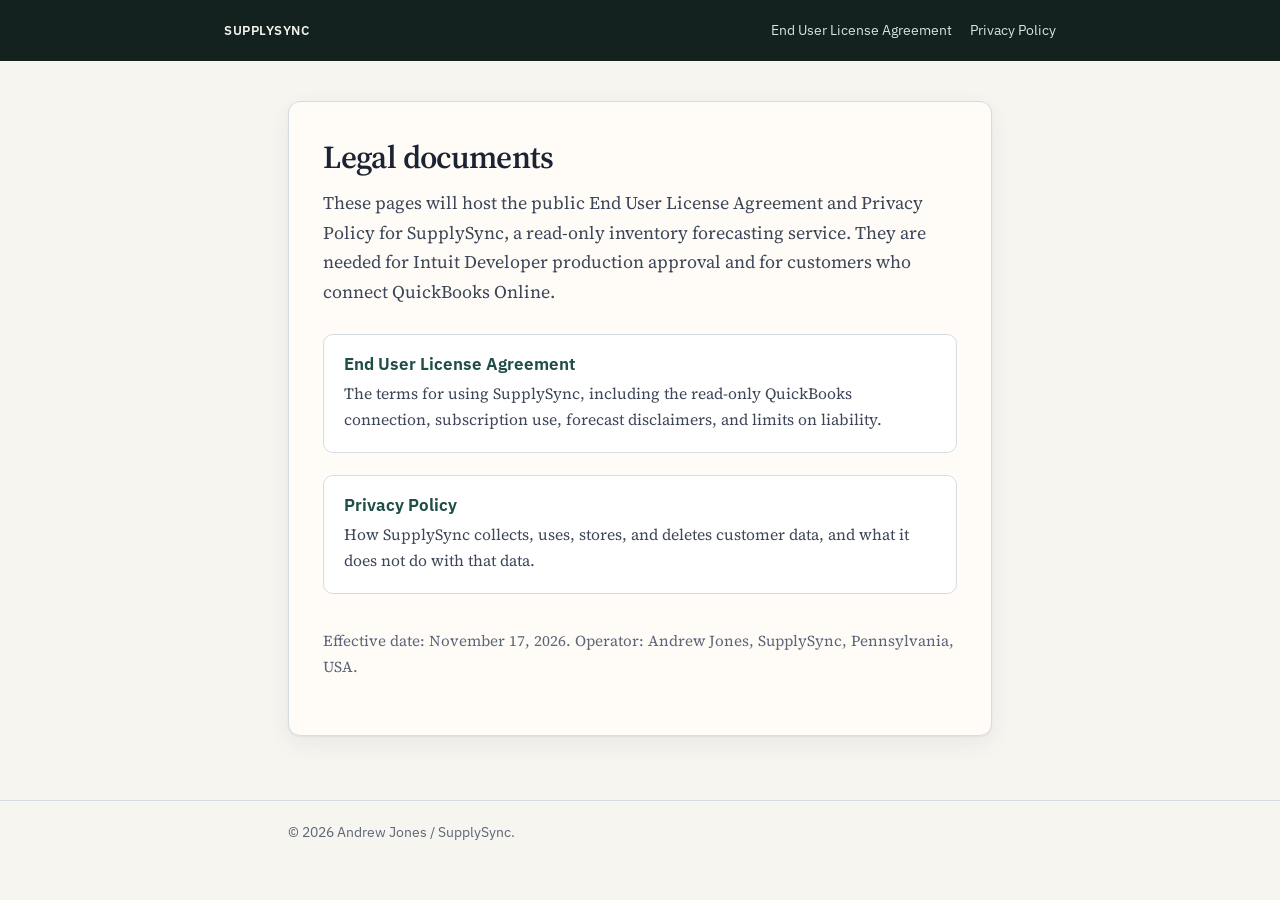
<file: index.html>
<!DOCTYPE html>
<html lang="en">
<head>
  <meta charset="utf-8">
  <meta name="viewport" content="width=device-width, initial-scale=1">
  <title>SupplySync Legal Documents</title>
  <link rel="preconnect" href="https://fonts.googleapis.com">
  <link rel="preconnect" href="https://fonts.gstatic.com" crossorigin>
  <link href="https://fonts.googleapis.com/css2?family=IBM+Plex+Sans:wght@400;600&family=Source+Serif+4:opsz,wght@8..60,400;8..60,600;8..60,650&display=swap" rel="stylesheet">
  <link rel="stylesheet" href="styles.css">
</head>
<body>
  <header class="site-header">
    <div class="site-header-inner">
      <a class="brand" href="index.html">SupplySync</a>
      <nav aria-label="Legal documents">
        <a href="eula.html">End User License Agreement</a>
        <a href="privacy.html">Privacy Policy</a>
      </nav>
    </div>
  </header>

  <main>
    <div class="wrap">
      <section class="home">
        <h1>Legal documents</h1>
        <p class="lede">These pages will host the public End User License Agreement and Privacy Policy for SupplySync, a read-only inventory forecasting service. They are needed for Intuit Developer production approval and for customers who connect QuickBooks Online.</p>
        <ul class="card-list">
          <li>
            <a href="eula.html">
              <h2>End User License Agreement</h2>
              <p>The terms for using SupplySync, including the read-only QuickBooks connection, subscription use, forecast disclaimers, and limits on liability.</p>
            </a>
          </li>
          <li>
            <a href="privacy.html">
              <h2>Privacy Policy</h2>
              <p>How SupplySync collects, uses, stores, and deletes customer data, and what it does not do with that data.</p>
            </a>
          </li>
        </ul>
        <p class="note">Effective date: November 17, 2026. Operator: Andrew Jones, SupplySync, Pennsylvania, USA.</p>
      </section>
    </div>
  </main>

  <footer>
    <div class="footer-inner">
      &copy; 2026 Andrew Jones / SupplySync.
    </div>
  </footer>
</body>
</html>
</file>
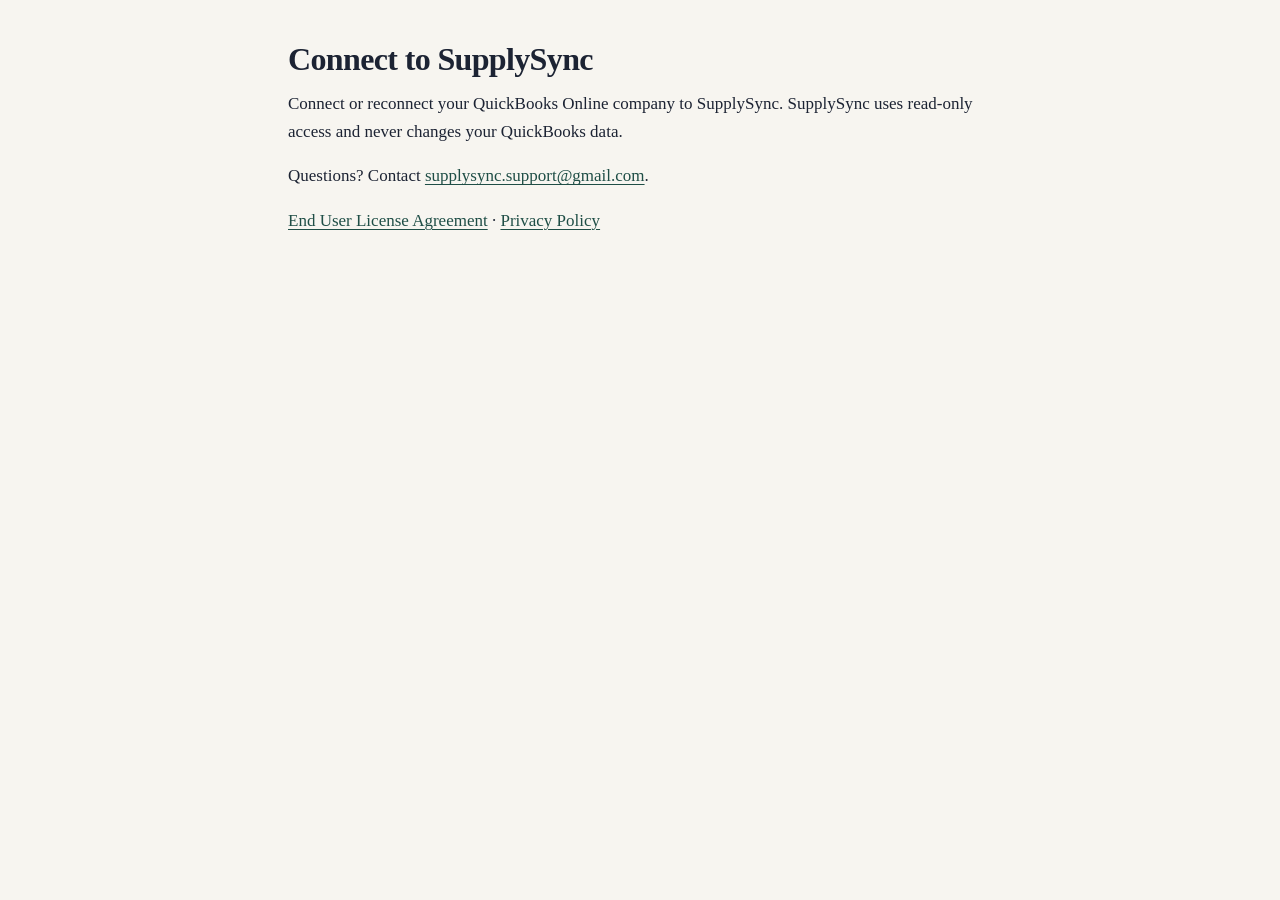
<file: connect.html>
<!doctype html><html lang="en"><head><meta charset="utf-8"><meta name="viewport" content="width=device-width, initial-scale=1"><title>Connect to SupplySync | SupplySync</title><link rel="stylesheet" href="styles.css"></head><body><main class="wrap"><h1>Connect to SupplySync</h1><p>Connect or reconnect your QuickBooks Online company to SupplySync. SupplySync uses read-only access and never changes your QuickBooks data.</p><p>Questions? Contact <a href="mailto:supplysync.support@gmail.com">supplysync.support@gmail.com</a>.</p><p><a href="eula.html">End User License Agreement</a> · <a href="privacy.html">Privacy Policy</a></p></main></body></html>
</file>
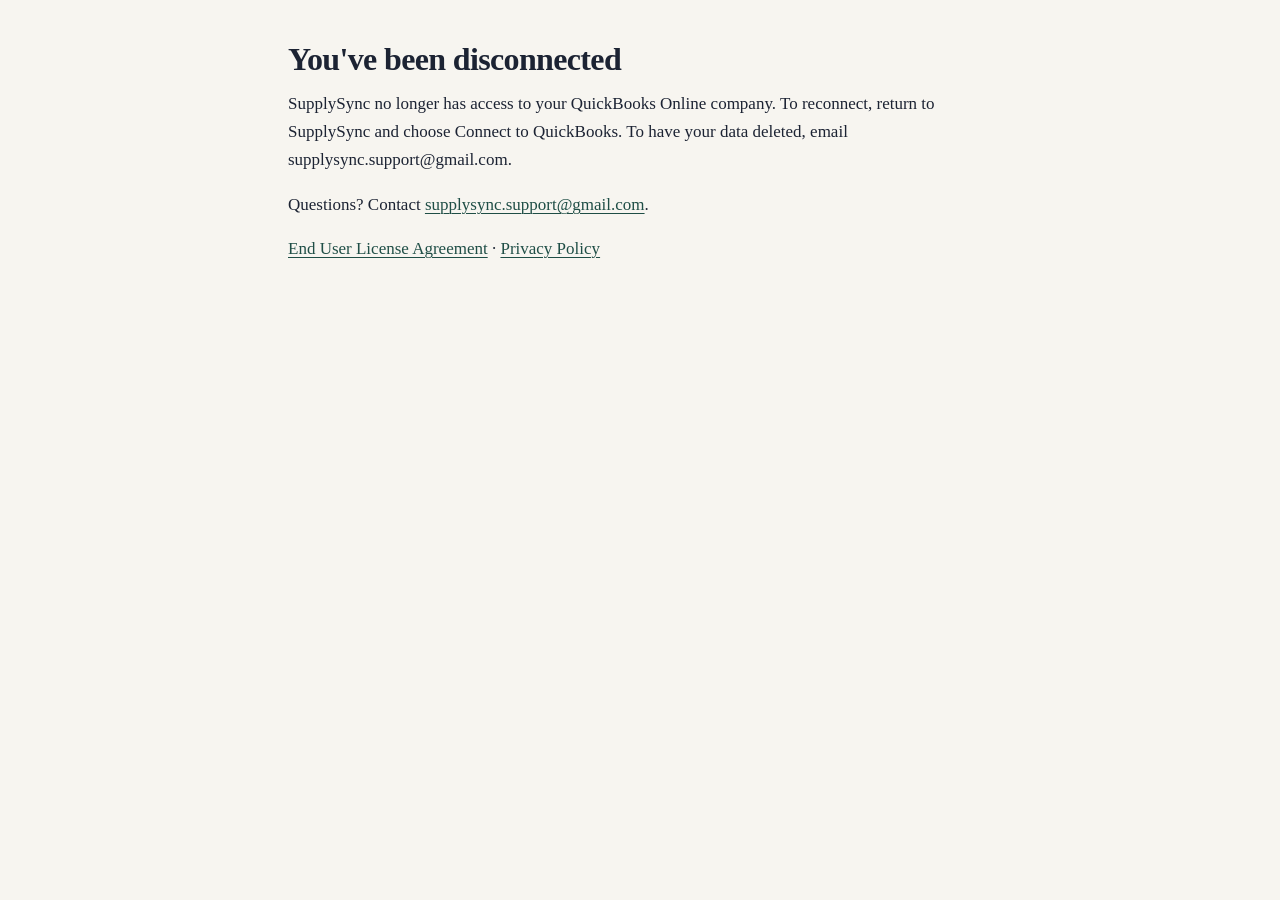
<file: disconnect.html>
<!doctype html><html lang="en"><head><meta charset="utf-8"><meta name="viewport" content="width=device-width, initial-scale=1"><title>You've been disconnected | SupplySync</title><link rel="stylesheet" href="styles.css"></head><body><main class="wrap"><h1>You've been disconnected</h1><p>SupplySync no longer has access to your QuickBooks Online company. To reconnect, return to SupplySync and choose Connect to QuickBooks. To have your data deleted, email supplysync.support@gmail.com.</p><p>Questions? Contact <a href="mailto:supplysync.support@gmail.com">supplysync.support@gmail.com</a>.</p><p><a href="eula.html">End User License Agreement</a> · <a href="privacy.html">Privacy Policy</a></p></main></body></html>
</file>
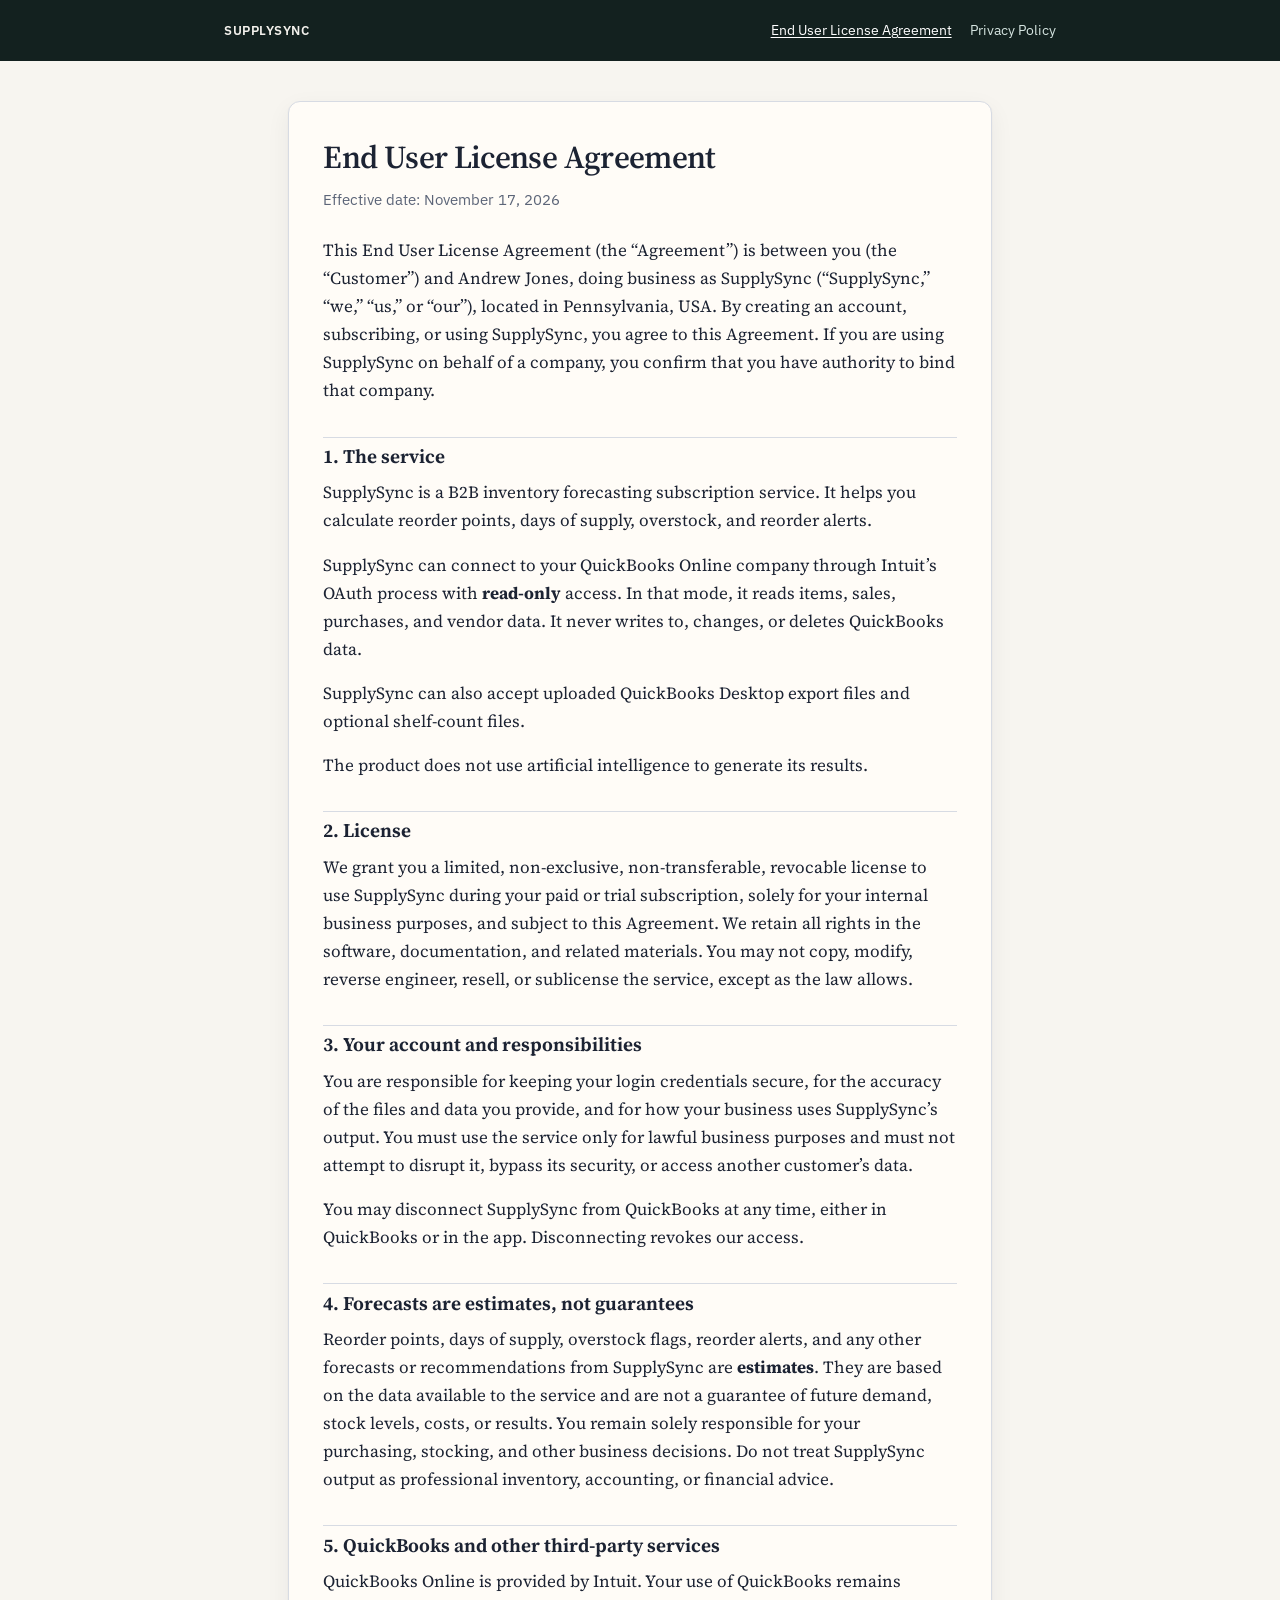
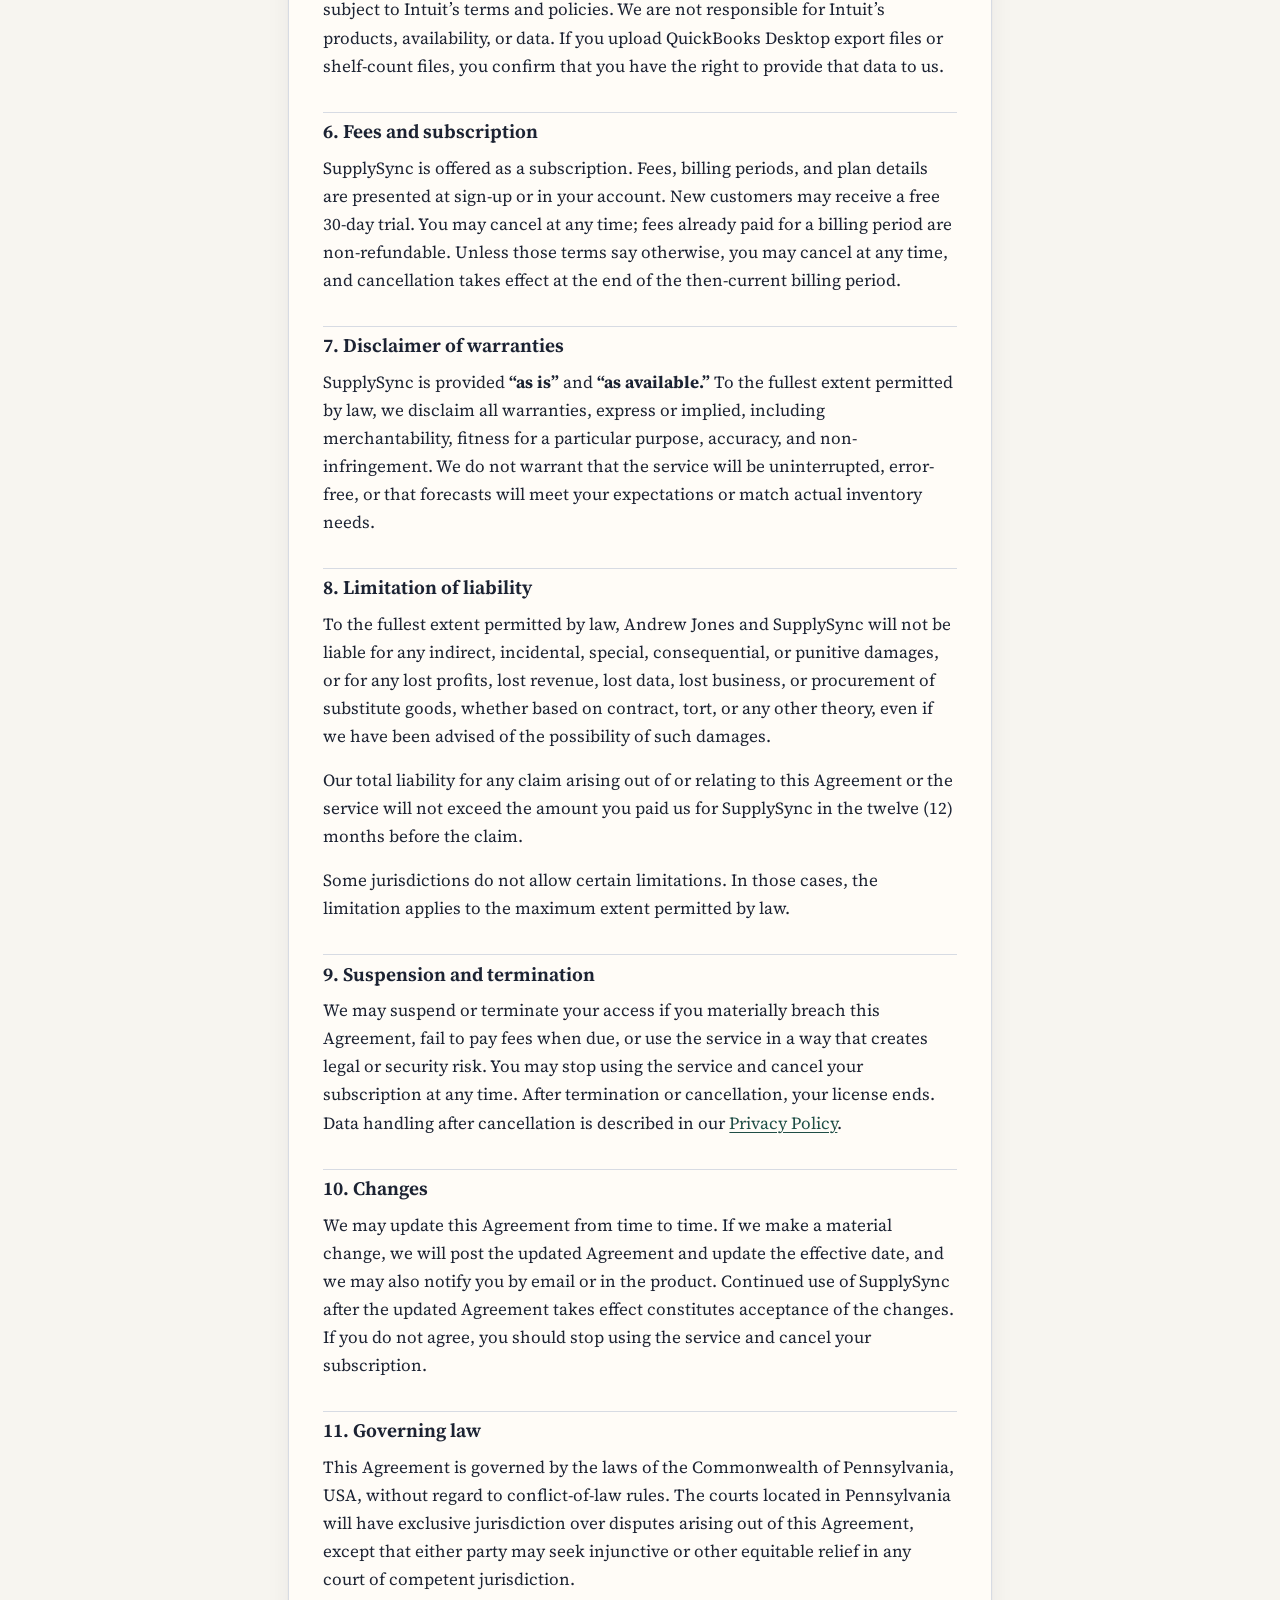
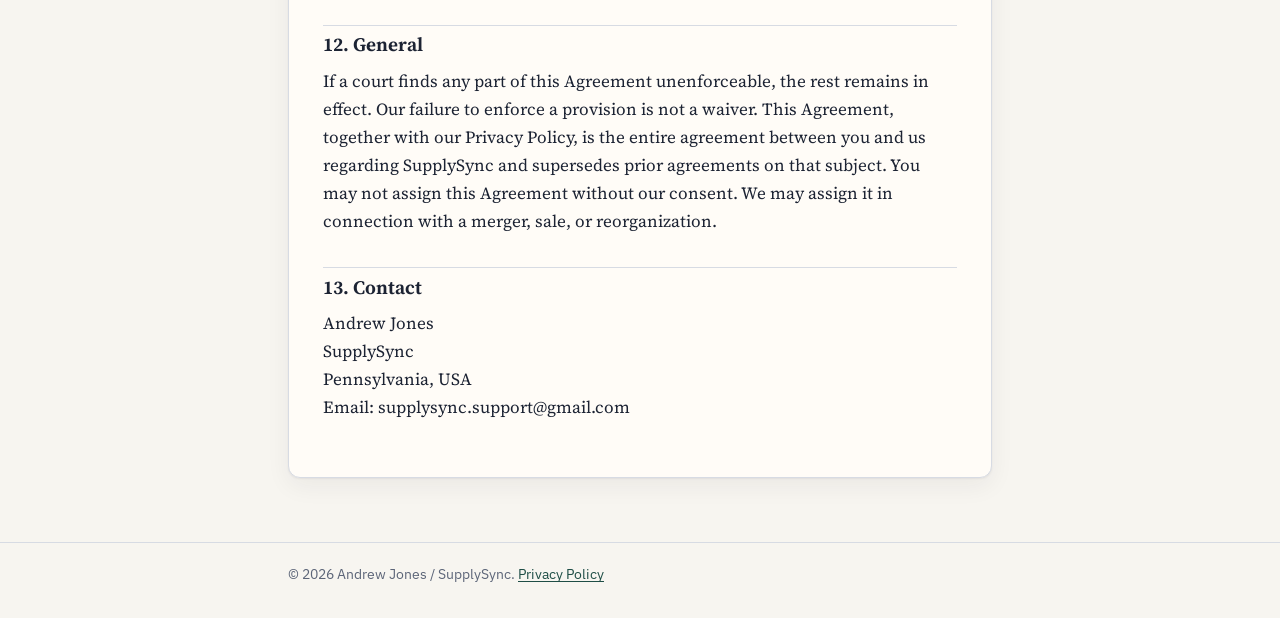
<file: eula.html>
<!DOCTYPE html>
<html lang="en">
<head>
  <meta charset="utf-8">
  <meta name="viewport" content="width=device-width, initial-scale=1">
  <title>SupplySync End User License Agreement</title>
  <link rel="preconnect" href="https://fonts.googleapis.com">
  <link rel="preconnect" href="https://fonts.gstatic.com" crossorigin>
  <link href="https://fonts.googleapis.com/css2?family=IBM+Plex+Sans:wght@400;600&family=Source+Serif+4:opsz,wght@8..60,400;8..60,600;8..60,650&display=swap" rel="stylesheet">
  <link rel="stylesheet" href="styles.css">
</head>
<body>
  <header class="site-header">
    <div class="site-header-inner">
      <a class="brand" href="index.html">SupplySync</a>
      <nav aria-label="Legal documents">
        <a href="eula.html" aria-current="page">End User License Agreement</a>
        <a href="privacy.html">Privacy Policy</a>
      </nav>
    </div>
  </header>

  <main>
    <div class="wrap">
      <article class="legal">
        <h1>End User License Agreement</h1>
        <p class="effective">Effective date: November 17, 2026</p>

        <p>This End User License Agreement (the “Agreement”) is between you (the “Customer”) and Andrew Jones, doing business as SupplySync (“SupplySync,” “we,” “us,” or “our”), located in Pennsylvania, USA. By creating an account, subscribing, or using SupplySync, you agree to this Agreement. If you are using SupplySync on behalf of a company, you confirm that you have authority to bind that company.</p>

        <h2>1. The service</h2>
        <p>SupplySync is a B2B inventory forecasting subscription service. It helps you calculate reorder points, days of supply, overstock, and reorder alerts.</p>
        <p>SupplySync can connect to your QuickBooks Online company through Intuit’s OAuth process with <strong>read-only</strong> access. In that mode, it reads items, sales, purchases, and vendor data. It never writes to, changes, or deletes QuickBooks data.</p>
        <p>SupplySync can also accept uploaded QuickBooks Desktop export files and optional shelf-count files.</p>
        <p>The product does not use artificial intelligence to generate its results.</p>

        <h2>2. License</h2>
        <p>We grant you a limited, non-exclusive, non-transferable, revocable license to use SupplySync during your paid or trial subscription, solely for your internal business purposes, and subject to this Agreement. We retain all rights in the software, documentation, and related materials. You may not copy, modify, reverse engineer, resell, or sublicense the service, except as the law allows.</p>

        <h2>3. Your account and responsibilities</h2>
        <p>You are responsible for keeping your login credentials secure, for the accuracy of the files and data you provide, and for how your business uses SupplySync’s output. You must use the service only for lawful business purposes and must not attempt to disrupt it, bypass its security, or access another customer’s data.</p>
        <p>You may disconnect SupplySync from QuickBooks at any time, either in QuickBooks or in the app. Disconnecting revokes our access.</p>

        <h2>4. Forecasts are estimates, not guarantees</h2>
        <p>Reorder points, days of supply, overstock flags, reorder alerts, and any other forecasts or recommendations from SupplySync are <strong>estimates</strong>. They are based on the data available to the service and are not a guarantee of future demand, stock levels, costs, or results. You remain solely responsible for your purchasing, stocking, and other business decisions. Do not treat SupplySync output as professional inventory, accounting, or financial advice.</p>

        <h2>5. QuickBooks and other third-party services</h2>
        <p>QuickBooks Online is provided by Intuit. Your use of QuickBooks remains subject to Intuit’s terms and policies. We are not responsible for Intuit’s products, availability, or data. If you upload QuickBooks Desktop export files or shelf-count files, you confirm that you have the right to provide that data to us.</p>

        <h2>6. Fees and subscription</h2>
        <p>SupplySync is offered as a subscription. Fees, billing periods, and plan details are presented at sign-up or in your account. New customers may receive a free 30-day trial. You may cancel at any time; fees already paid for a billing period are non-refundable. Unless those terms say otherwise, you may cancel at any time, and cancellation takes effect at the end of the then-current billing period.</p>

        <h2>7. Disclaimer of warranties</h2>
        <p>SupplySync is provided <strong>“as is”</strong> and <strong>“as available.”</strong> To the fullest extent permitted by law, we disclaim all warranties, express or implied, including merchantability, fitness for a particular purpose, accuracy, and non-infringement. We do not warrant that the service will be uninterrupted, error-free, or that forecasts will meet your expectations or match actual inventory needs.</p>

        <h2>8. Limitation of liability</h2>
        <p>To the fullest extent permitted by law, Andrew Jones and SupplySync will not be liable for any indirect, incidental, special, consequential, or punitive damages, or for any lost profits, lost revenue, lost data, lost business, or procurement of substitute goods, whether based on contract, tort, or any other theory, even if we have been advised of the possibility of such damages.</p>
        <p>Our total liability for any claim arising out of or relating to this Agreement or the service will not exceed the amount you paid us for SupplySync in the twelve (12) months before the claim.</p>
        <p>Some jurisdictions do not allow certain limitations. In those cases, the limitation applies to the maximum extent permitted by law.</p>

        <h2>9. Suspension and termination</h2>
        <p>We may suspend or terminate your access if you materially breach this Agreement, fail to pay fees when due, or use the service in a way that creates legal or security risk. You may stop using the service and cancel your subscription at any time. After termination or cancellation, your license ends. Data handling after cancellation is described in our <a href="privacy.html">Privacy Policy</a>.</p>

        <h2>10. Changes</h2>
        <p>We may update this Agreement from time to time. If we make a material change, we will post the updated Agreement and update the effective date, and we may also notify you by email or in the product. Continued use of SupplySync after the updated Agreement takes effect constitutes acceptance of the changes. If you do not agree, you should stop using the service and cancel your subscription.</p>

        <h2>11. Governing law</h2>
        <p>This Agreement is governed by the laws of the Commonwealth of Pennsylvania, USA, without regard to conflict-of-law rules. The courts located in Pennsylvania will have exclusive jurisdiction over disputes arising out of this Agreement, except that either party may seek injunctive or other equitable relief in any court of competent jurisdiction.</p>

        <h2>12. General</h2>
        <p>If a court finds any part of this Agreement unenforceable, the rest remains in effect. Our failure to enforce a provision is not a waiver. This Agreement, together with our Privacy Policy, is the entire agreement between you and us regarding SupplySync and supersedes prior agreements on that subject. You may not assign this Agreement without our consent. We may assign it in connection with a merger, sale, or reorganization.</p>

        <h2>13. Contact</h2>
        <p>
          Andrew Jones<br>
          SupplySync<br>
          Pennsylvania, USA<br>
          Email: supplysync.support@gmail.com
        </p>
      </article>
    </div>
  </main>

  <footer>
    <div class="footer-inner">
      &copy; 2026 Andrew Jones / SupplySync. <a href="privacy.html">Privacy Policy</a>
    </div>
  </footer>
</body>
</html>
</file>
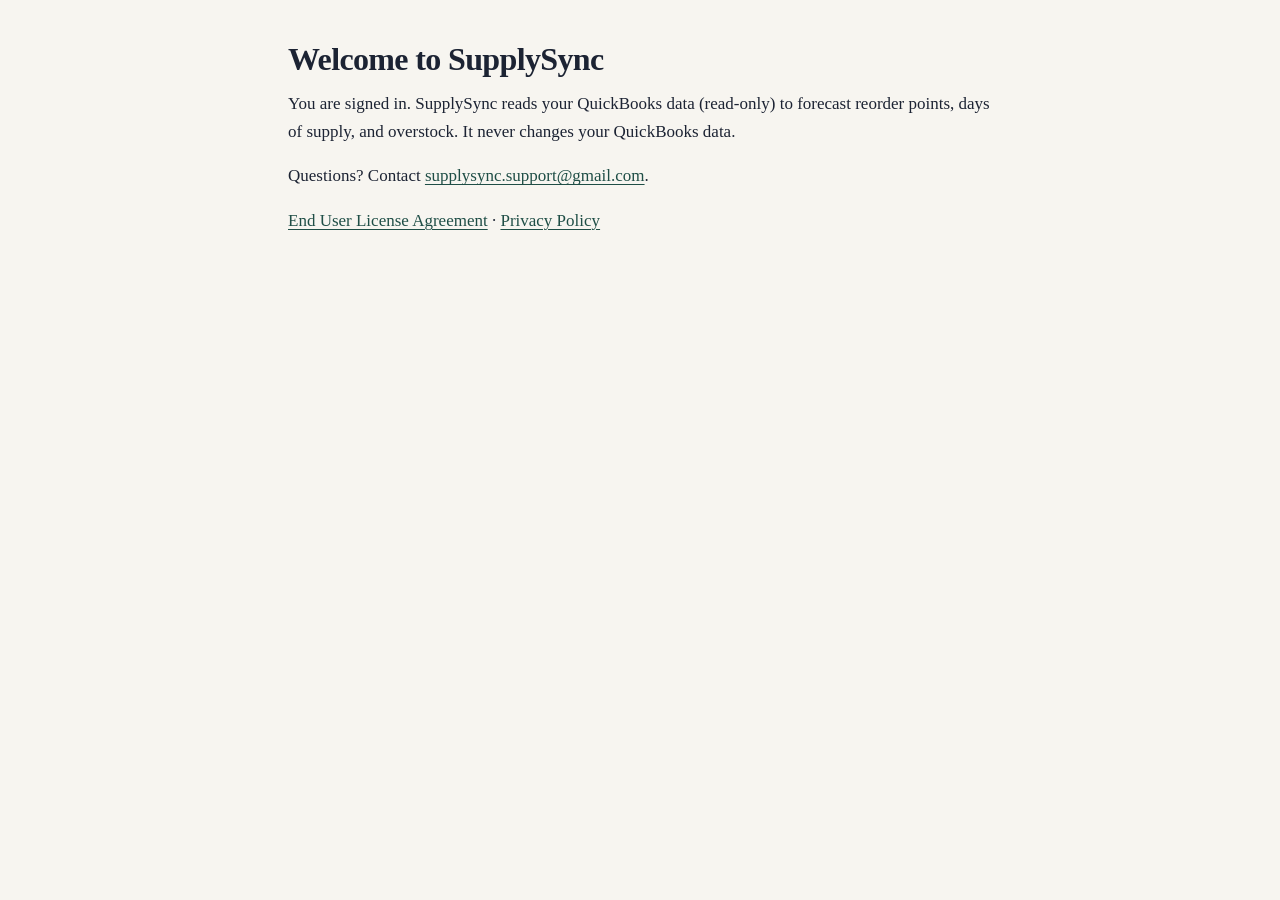
<file: launch.html>
<!doctype html><html lang="en"><head><meta charset="utf-8"><meta name="viewport" content="width=device-width, initial-scale=1"><title>Welcome to SupplySync | SupplySync</title><link rel="stylesheet" href="styles.css"></head><body><main class="wrap"><h1>Welcome to SupplySync</h1><p>You are signed in. SupplySync reads your QuickBooks data (read-only) to forecast reorder points, days of supply, and overstock. It never changes your QuickBooks data.</p><p>Questions? Contact <a href="mailto:supplysync.support@gmail.com">supplysync.support@gmail.com</a>.</p><p><a href="eula.html">End User License Agreement</a> · <a href="privacy.html">Privacy Policy</a></p></main></body></html>
</file>
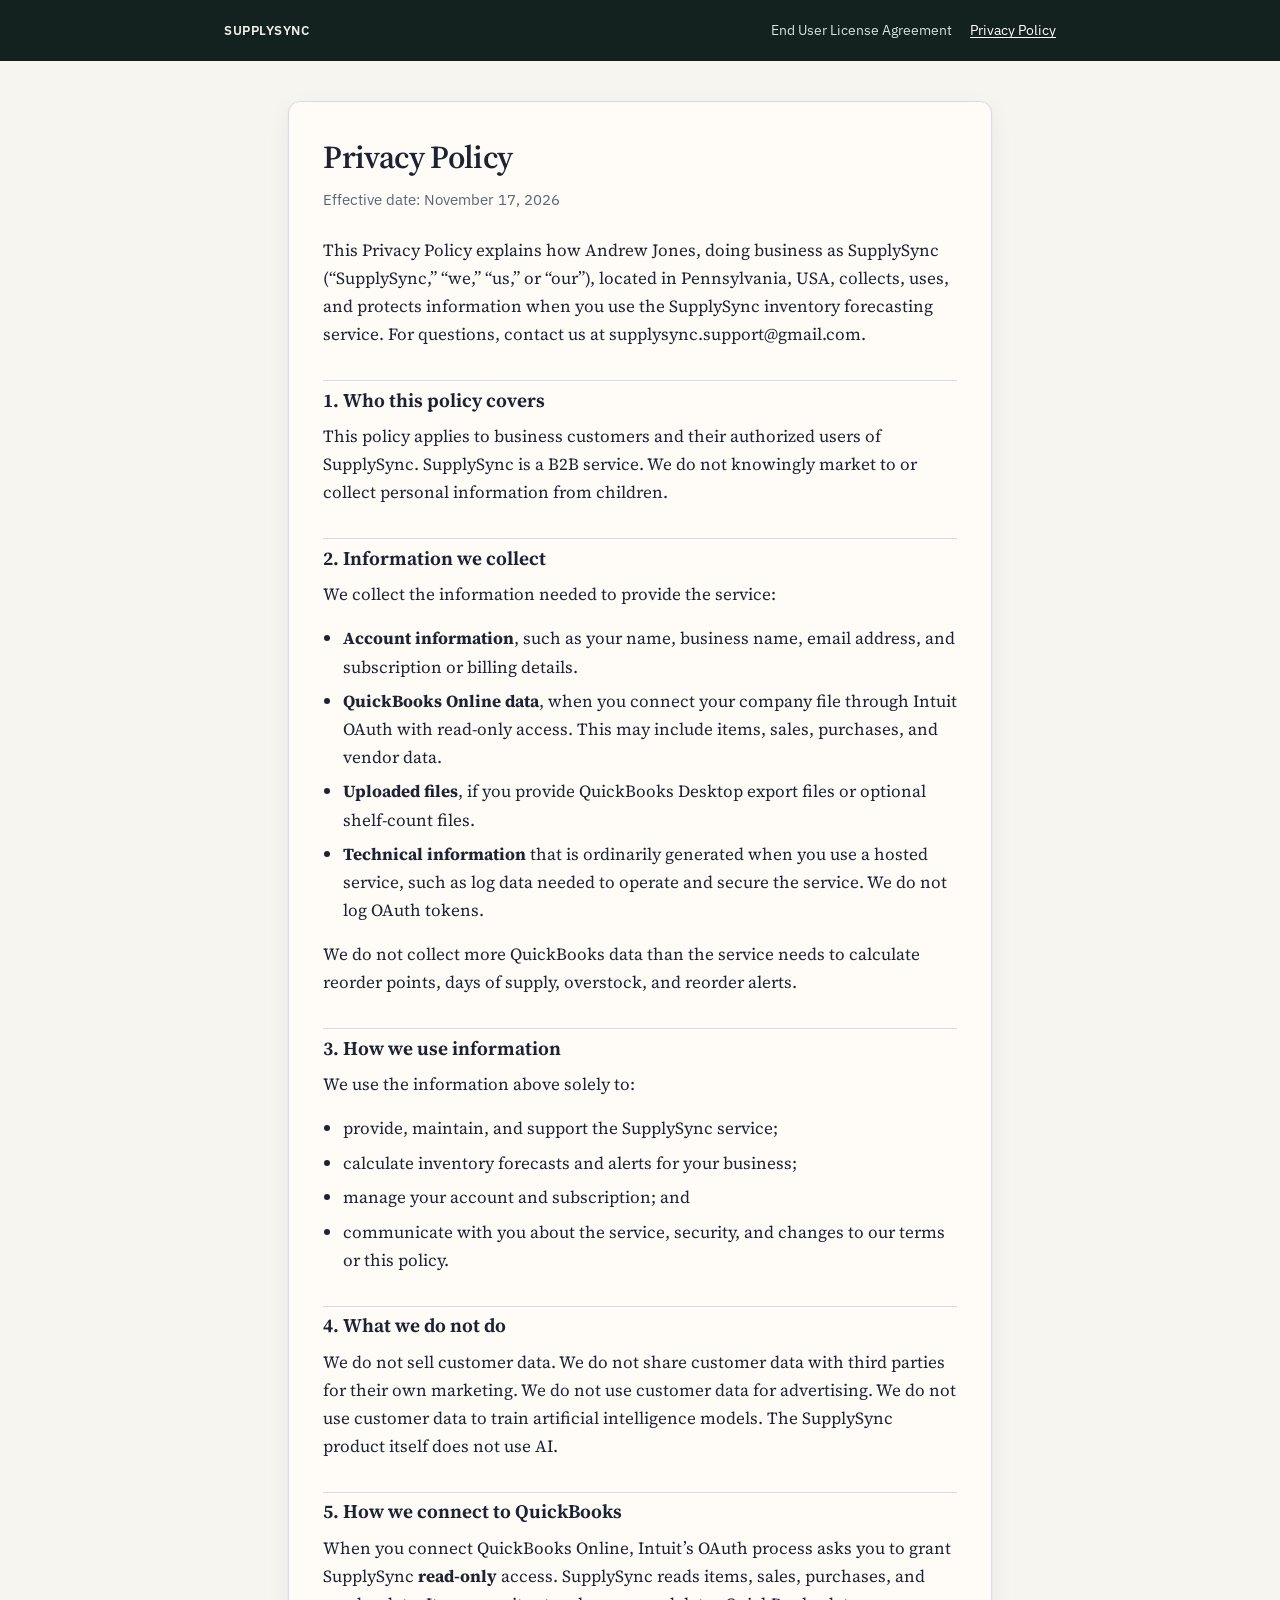
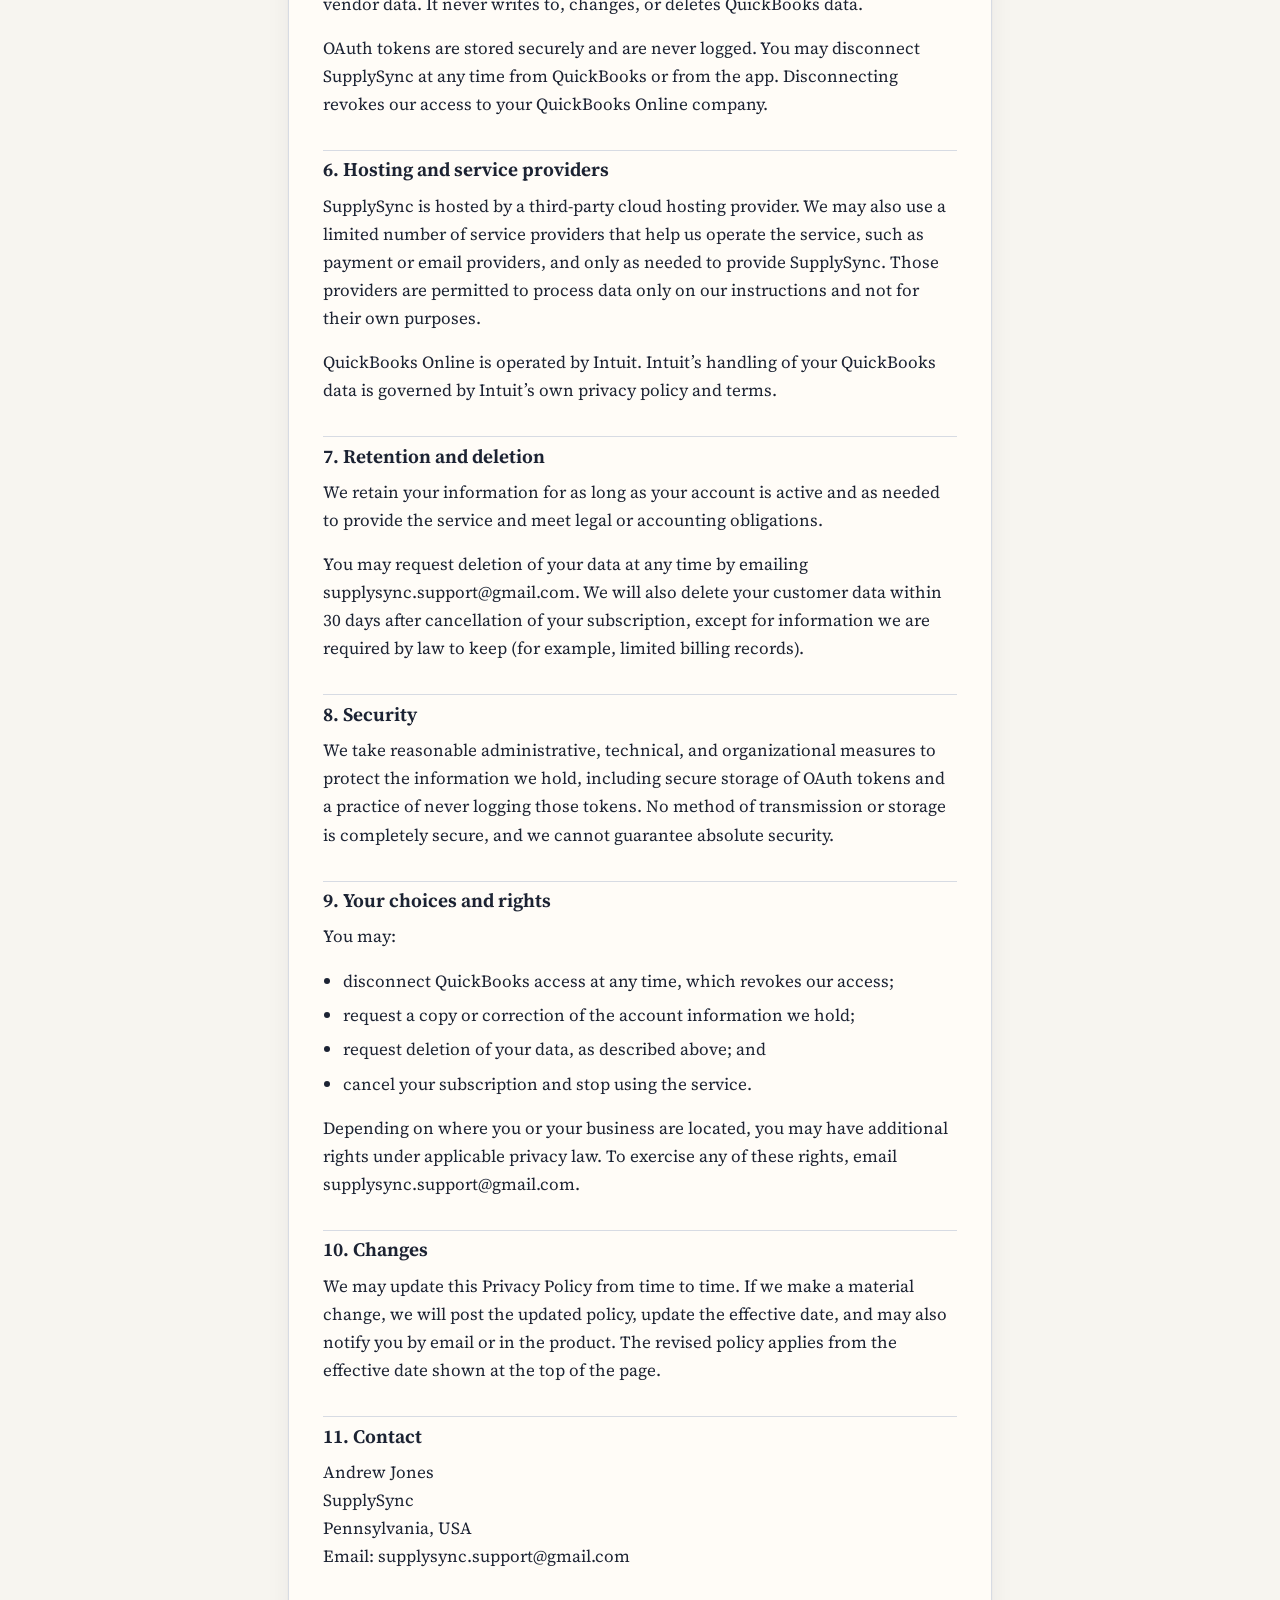
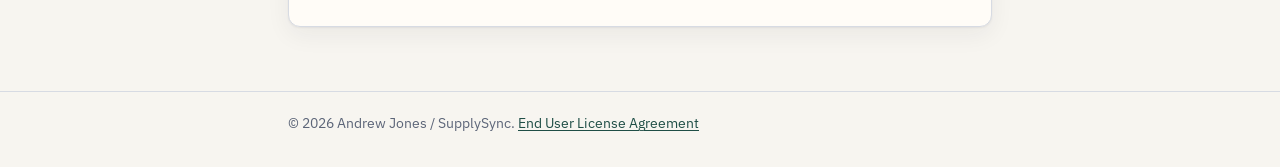
<file: privacy.html>
<!DOCTYPE html>
<html lang="en">
<head>
  <meta charset="utf-8">
  <meta name="viewport" content="width=device-width, initial-scale=1">
  <title>SupplySync Privacy Policy</title>
  <link rel="preconnect" href="https://fonts.googleapis.com">
  <link rel="preconnect" href="https://fonts.gstatic.com" crossorigin>
  <link href="https://fonts.googleapis.com/css2?family=IBM+Plex+Sans:wght@400;600&family=Source+Serif+4:opsz,wght@8..60,400;8..60,600;8..60,650&display=swap" rel="stylesheet">
  <link rel="stylesheet" href="styles.css">
</head>
<body>
  <header class="site-header">
    <div class="site-header-inner">
      <a class="brand" href="index.html">SupplySync</a>
      <nav aria-label="Legal documents">
        <a href="eula.html">End User License Agreement</a>
        <a href="privacy.html" aria-current="page">Privacy Policy</a>
      </nav>
    </div>
  </header>

  <main>
    <div class="wrap">
      <article class="legal">
        <h1>Privacy Policy</h1>
        <p class="effective">Effective date: November 17, 2026</p>

        <p>This Privacy Policy explains how Andrew Jones, doing business as SupplySync (“SupplySync,” “we,” “us,” or “our”), located in Pennsylvania, USA, collects, uses, and protects information when you use the SupplySync inventory forecasting service. For questions, contact us at supplysync.support@gmail.com.</p>

        <h2>1. Who this policy covers</h2>
        <p>This policy applies to business customers and their authorized users of SupplySync. SupplySync is a B2B service. We do not knowingly market to or collect personal information from children.</p>

        <h2>2. Information we collect</h2>
        <p>We collect the information needed to provide the service:</p>
        <ul>
          <li><strong>Account information</strong>, such as your name, business name, email address, and subscription or billing details.</li>
          <li><strong>QuickBooks Online data</strong>, when you connect your company file through Intuit OAuth with read-only access. This may include items, sales, purchases, and vendor data.</li>
          <li><strong>Uploaded files</strong>, if you provide QuickBooks Desktop export files or optional shelf-count files.</li>
          <li><strong>Technical information</strong> that is ordinarily generated when you use a hosted service, such as log data needed to operate and secure the service. We do not log OAuth tokens.</li>
        </ul>
        <p>We do not collect more QuickBooks data than the service needs to calculate reorder points, days of supply, overstock, and reorder alerts.</p>

        <h2>3. How we use information</h2>
        <p>We use the information above solely to:</p>
        <ul>
          <li>provide, maintain, and support the SupplySync service;</li>
          <li>calculate inventory forecasts and alerts for your business;</li>
          <li>manage your account and subscription; and</li>
          <li>communicate with you about the service, security, and changes to our terms or this policy.</li>
        </ul>

        <h2>4. What we do not do</h2>
        <p>We do not sell customer data. We do not share customer data with third parties for their own marketing. We do not use customer data for advertising. We do not use customer data to train artificial intelligence models. The SupplySync product itself does not use AI.</p>

        <h2>5. How we connect to QuickBooks</h2>
        <p>When you connect QuickBooks Online, Intuit’s OAuth process asks you to grant SupplySync <strong>read-only</strong> access. SupplySync reads items, sales, purchases, and vendor data. It never writes to, changes, or deletes QuickBooks data.</p>
        <p>OAuth tokens are stored securely and are never logged. You may disconnect SupplySync at any time from QuickBooks or from the app. Disconnecting revokes our access to your QuickBooks Online company.</p>

        <h2>6. Hosting and service providers</h2>
        <p>SupplySync is hosted by a third-party cloud hosting provider. We may also use a limited number of service providers that help us operate the service, such as payment or email providers, and only as needed to provide SupplySync. Those providers are permitted to process data only on our instructions and not for their own purposes.</p>
        <p>QuickBooks Online is operated by Intuit. Intuit’s handling of your QuickBooks data is governed by Intuit’s own privacy policy and terms.</p>

        <h2>7. Retention and deletion</h2>
        <p>We retain your information for as long as your account is active and as needed to provide the service and meet legal or accounting obligations.</p>
        <p>You may request deletion of your data at any time by emailing supplysync.support@gmail.com. We will also delete your customer data within 30 days after cancellation of your subscription, except for information we are required by law to keep (for example, limited billing records).</p>

        <h2>8. Security</h2>
        <p>We take reasonable administrative, technical, and organizational measures to protect the information we hold, including secure storage of OAuth tokens and a practice of never logging those tokens. No method of transmission or storage is completely secure, and we cannot guarantee absolute security.</p>

        <h2>9. Your choices and rights</h2>
        <p>You may:</p>
        <ul>
          <li>disconnect QuickBooks access at any time, which revokes our access;</li>
          <li>request a copy or correction of the account information we hold;</li>
          <li>request deletion of your data, as described above; and</li>
          <li>cancel your subscription and stop using the service.</li>
        </ul>
        <p>Depending on where you or your business are located, you may have additional rights under applicable privacy law. To exercise any of these rights, email supplysync.support@gmail.com.</p>

        <h2>10. Changes</h2>
        <p>We may update this Privacy Policy from time to time. If we make a material change, we will post the updated policy, update the effective date, and may also notify you by email or in the product. The revised policy applies from the effective date shown at the top of the page.</p>

        <h2>11. Contact</h2>
        <p>
          Andrew Jones<br>
          SupplySync<br>
          Pennsylvania, USA<br>
          Email: supplysync.support@gmail.com
        </p>
      </article>
    </div>
  </main>

  <footer>
    <div class="footer-inner">
      &copy; 2026 Andrew Jones / SupplySync. <a href="eula.html">End User License Agreement</a>
    </div>
  </footer>
</body>
</html>
</file>
<file: styles.css>
:root {
  --ink: #1c2333;
  --ink-soft: #3d4658;
  --muted: #5c6578;
  --rule: #d7dbe3;
  --paper: #f7f5f0;
  --card: #fffcf7;
  --accent: #1f4e46;
  --accent-hover: #163832;
  --draft: #8a4b12;
  --draft-bg: #f3e3c8;
  --placeholder-bg: #fff3bf;
  --placeholder-ink: #5c4300;
  --header: #13211f;
  --shadow: 0 1px 2px rgba(28, 35, 51, 0.06), 0 8px 24px rgba(28, 35, 51, 0.06);
}

* {
  box-sizing: border-box;
}

html {
  scroll-behavior: smooth;
}

body {
  margin: 0;
  color: var(--ink);
  background: var(--paper);
  font-family: "Source Serif 4", "Iowan Old Style", "Palatino Linotype", Palatino, Georgia, serif;
  font-size: 1.0625rem;
  line-height: 1.65;
}

a {
  color: var(--accent);
  text-decoration-thickness: 1px;
  text-underline-offset: 0.15em;
}

a:hover {
  color: var(--accent-hover);
}

.site-header {
  background: var(--header);
  color: #f3f1ec;
  padding: 1.15rem 1.5rem;
}

.site-header-inner,
.wrap,
.footer-inner {
  width: min(44rem, calc(100% - 2.5rem));
  margin: 0 auto;
}

.site-header-inner {
  width: min(52rem, calc(100% - 2.5rem));
  display: flex;
  align-items: baseline;
  justify-content: space-between;
  gap: 1rem;
  flex-wrap: wrap;
}

.brand {
  color: inherit;
  text-decoration: none;
  font-family: "IBM Plex Sans", "Helvetica Neue", Helvetica, Arial, sans-serif;
  font-weight: 600;
  letter-spacing: 0.04em;
  text-transform: uppercase;
  font-size: 0.82rem;
}

.brand:hover {
  color: #fff;
}

nav {
  display: flex;
  gap: 1.15rem;
  font-family: "IBM Plex Sans", "Helvetica Neue", Helvetica, Arial, sans-serif;
  font-size: 0.9rem;
}

nav a {
  color: #d5e4e0;
  text-decoration: none;
}

nav a:hover,
nav a[aria-current="page"] {
  color: #fff;
  text-decoration: underline;
}

.draft-banner {
  background: var(--draft-bg);
  color: var(--draft);
  border-bottom: 1px solid #e2c894;
  padding: 0.85rem 1.5rem;
  font-family: "IBM Plex Sans", "Helvetica Neue", Helvetica, Arial, sans-serif;
  font-size: 0.92rem;
  line-height: 1.5;
}

.draft-banner .wrap {
  width: min(52rem, calc(100% - 2.5rem));
}

.draft-banner strong {
  font-weight: 650;
}

main {
  padding: 2.5rem 0 4rem;
}

article.legal,
.home {
  background: var(--card);
  border: 1px solid var(--rule);
  border-radius: 12px;
  box-shadow: var(--shadow);
  padding: 2.25rem 2.15rem 2.5rem;
}

h1 {
  font-size: 2rem;
  line-height: 1.2;
  font-weight: 600;
  margin: 0 0 0.75rem;
  letter-spacing: -0.02em;
}

h2 {
  font-size: 1.2rem;
  line-height: 1.3;
  font-weight: 650;
  margin: 2rem 0 0.6rem;
  padding-top: 0.4rem;
  border-top: 1px solid var(--rule);
}

.effective {
  color: var(--muted);
  font-family: "IBM Plex Sans", "Helvetica Neue", Helvetica, Arial, sans-serif;
  font-size: 0.92rem;
  margin: 0 0 1.5rem;
}

p {
  margin: 0 0 1rem;
}

ul {
  margin: 0 0 1rem;
  padding-left: 1.2rem;
}

li {
  margin: 0 0 0.4rem;
}

.lede {
  font-size: 1.12rem;
  color: var(--ink-soft);
}

.placeholder,
code.placeholder {
  background: var(--placeholder-bg);
  color: var(--placeholder-ink);
  font-family: "IBM Plex Sans", "Helvetica Neue", Helvetica, Arial, sans-serif;
  font-size: 0.86em;
  font-weight: 600;
  padding: 0.08em 0.35em;
  border-radius: 4px;
  white-space: nowrap;
}

.card-list {
  display: grid;
  gap: 1rem;
  margin: 1.75rem 0 0;
  padding: 0;
  list-style: none;
}

.card-list a {
  display: block;
  text-decoration: none;
  color: inherit;
  border: 1px solid var(--rule);
  border-radius: 10px;
  padding: 1.15rem 1.2rem 1.2rem;
  background: #fff;
  transition: border-color 0.15s ease, transform 0.15s ease;
}

.card-list a:hover {
  border-color: var(--accent);
  transform: translateY(-1px);
}

.card-list h2 {
  border: 0;
  margin: 0 0 0.35rem;
  padding: 0;
  color: var(--accent);
  font-family: "IBM Plex Sans", "Helvetica Neue", Helvetica, Arial, sans-serif;
  font-size: 1.05rem;
}

.card-list p {
  margin: 0;
  color: var(--ink-soft);
  font-size: 0.98rem;
}

.note {
  color: var(--muted);
  font-size: 0.95rem;
  margin-top: 1.75rem;
}

footer {
  border-top: 1px solid var(--rule);
  padding: 1.25rem 1.5rem 2rem;
  color: var(--muted);
  font-family: "IBM Plex Sans", "Helvetica Neue", Helvetica, Arial, sans-serif;
  font-size: 0.85rem;
}

@media (max-width: 640px) {
  article.legal,
  .home {
    padding: 1.5rem 1.2rem 1.75rem;
  }

  h1 {
    font-size: 1.65rem;
  }
}

@media print {
  .site-header,
  .draft-banner,
  footer,
  nav {
    /* keep the draft banner in print so reviewers still see it */
  }

  body {
    background: #fff;
  }

  article.legal,
  .home {
    box-shadow: none;
    border: 0;
    padding: 0;
  }
}
</file>
